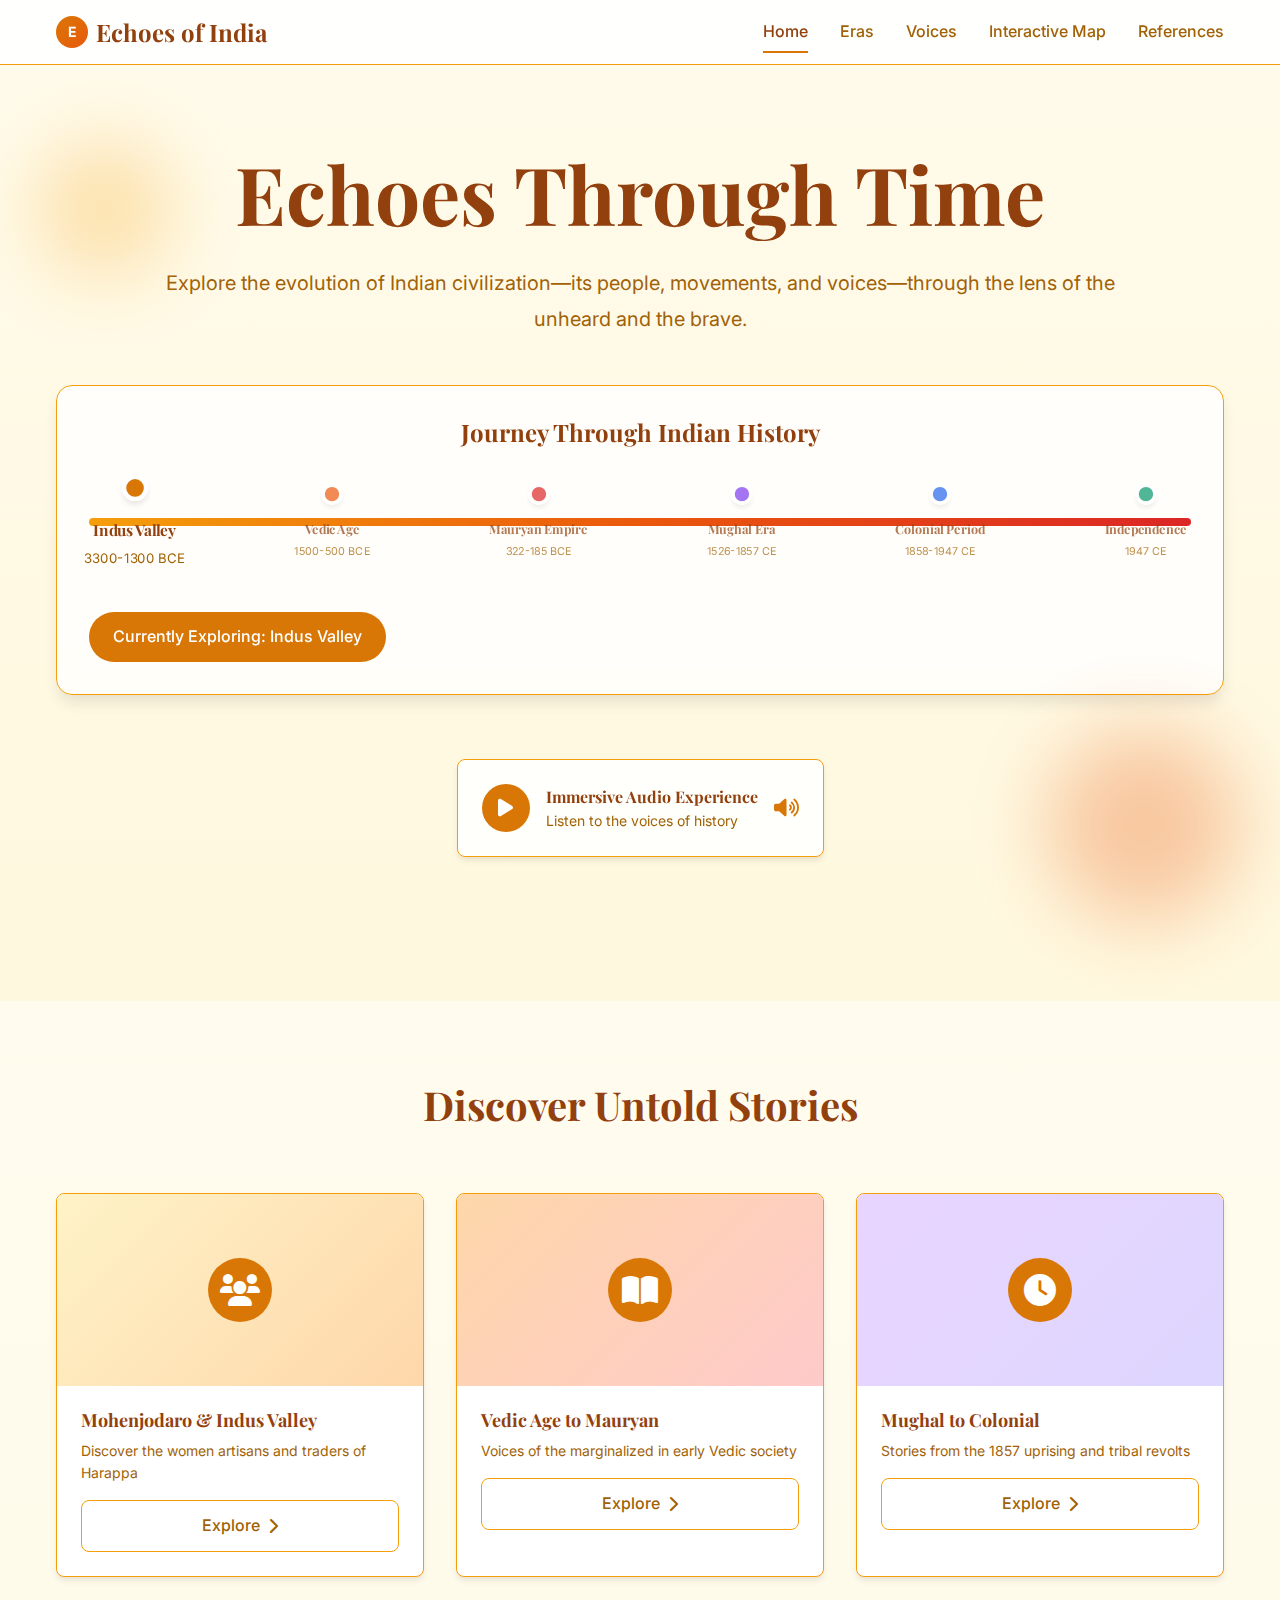
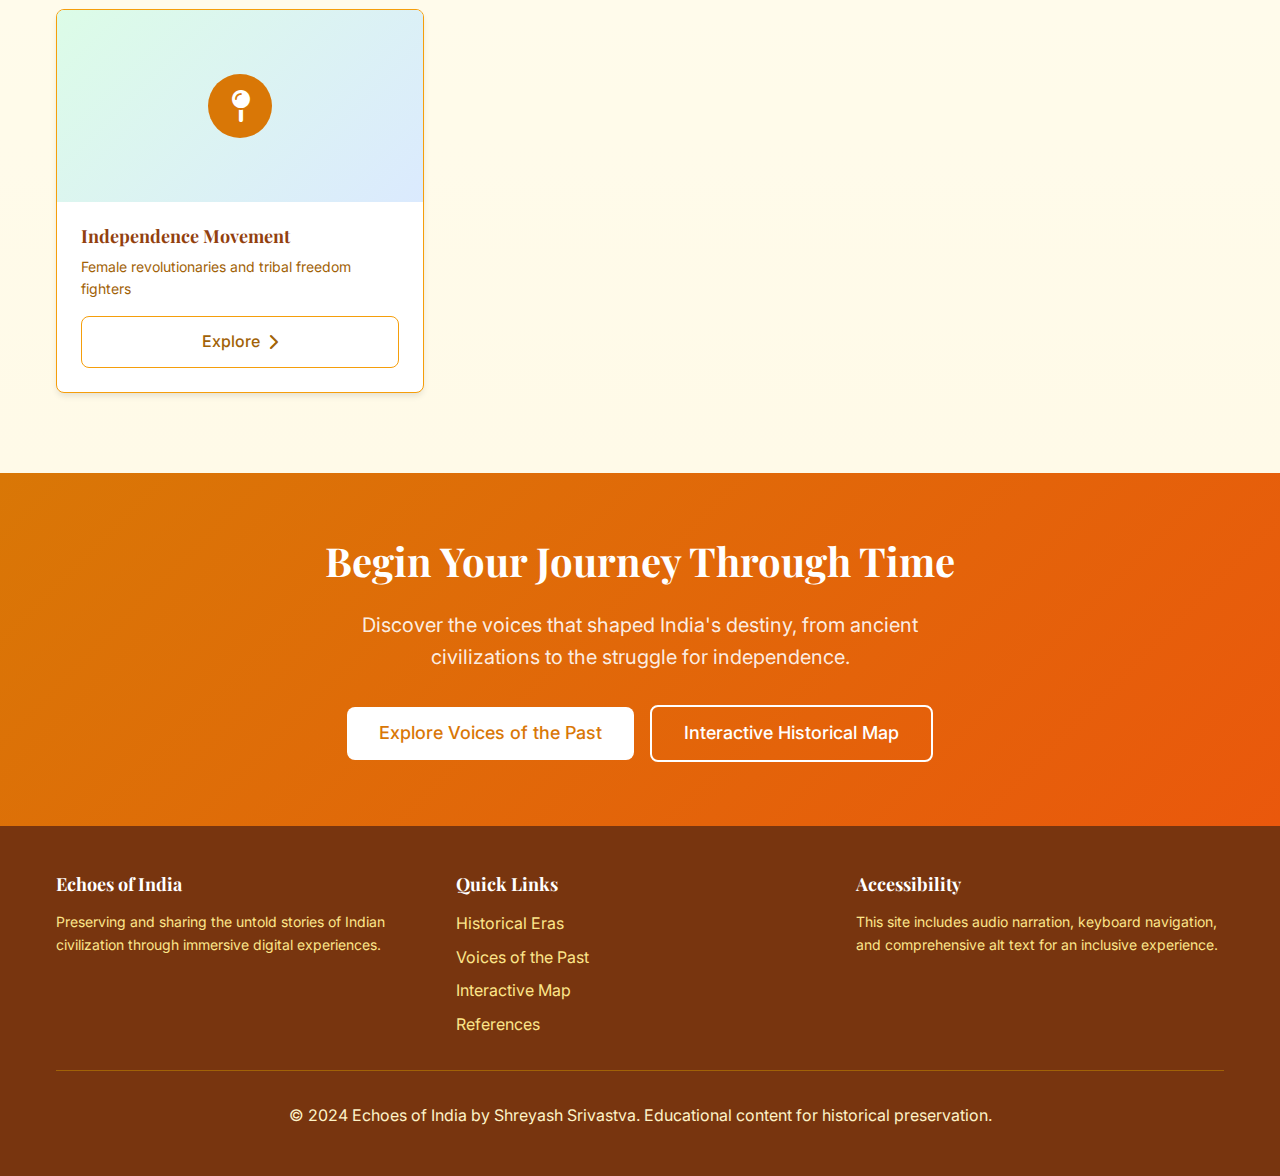
<file: index.html>
<!DOCTYPE html>
<html lang="en">
<head>
    <meta charset="UTF-8">
    <meta name="viewport" content="width=device-width, initial-scale=1.0">
    <title>Echoes of India - Voices Through Time</title>
    <link rel="stylesheet" href="styles.css">
    <link href="https://fonts.googleapis.com/css2?family=Playfair+Display:wght@400;700&family=Inter:wght@300;400;500;600&display=swap" rel="stylesheet">
    <link rel="stylesheet" href="https://cdnjs.cloudflare.com/ajax/libs/font-awesome/6.0.0/css/all.min.css">
</head>
<body>
    <!-- Navigation -->
    <nav class="navbar">
        <div class="nav-container">
            <div class="nav-brand">
                <div class="logo">E</div>
                <h1>Echoes of India</h1>
            </div>
            <div class="nav-links desktop-nav">
                <a href="index.html" class="nav-link active">Home</a>
                <a href="eras.html" class="nav-link">Eras</a>
                <a href="voices.html" class="nav-link">Voices</a>
                <a href="map.html" class="nav-link">Interactive Map</a>
                <a href="references.html" class="nav-link">References</a>
            </div>
            <button class="mobile-menu-btn" onclick="toggleMobileMenu()">
                <i class="fas fa-bars"></i>
            </button>
        </div>
        
        <!-- Mobile Menu -->
        <div class="mobile-menu" id="mobileMenu">
            <a href="index.html" class="mobile-nav-link">Home</a>
            <a href="eras.html" class="mobile-nav-link">Eras</a>
            <a href="voices.html" class="mobile-nav-link">Voices</a>
            <a href="map.html" class="mobile-nav-link">Interactive Map</a>
            <a href="references.html" class="mobile-nav-link">References</a>
        </div>
    </nav>

    <!-- Hero Section -->
    <section class="hero">
        <div class="container">
            <div class="hero-content">
                <h2 class="hero-title">Echoes Through Time</h2>
                <p class="hero-subtitle">
                    Explore the evolution of Indian civilization—its people, movements, and voices—through the lens of the
                    unheard and the brave.
                </p>
            </div>

            <!-- Interactive Timeline -->
            <div class="timeline-container">
                <div class="timeline-card">
                    <h3 class="timeline-title">Journey Through Indian History</h3>
                    
                    <div class="timeline-track">
                        <div class="timeline-line"></div>
                        <div class="timeline-markers" id="timelineMarkers">
                            <!-- Timeline markers will be generated by JavaScript -->
                        </div>
                    </div>

                    <div class="current-era" id="currentEra">
                        Currently Exploring: Indus Valley
                    </div>
                </div>
            </div>

            <!-- Audio Narration -->
            <div class="audio-section">
                <div class="audio-card">
                    <button class="audio-btn" onclick="toggleAudio()" id="audioBtn">
                        <i class="fas fa-play"></i>
                    </button>
                    <div class="audio-info">
                        <div class="audio-title">Immersive Audio Experience</div>
                        <div class="audio-subtitle">Listen to the voices of history</div>
                    </div>
                    <i class="fas fa-volume-up audio-icon"></i>
                </div>
            </div>
        </div>

        <!-- Decorative Elements -->
        <div class="hero-decoration hero-decoration-1"></div>
        <div class="hero-decoration hero-decoration-2"></div>
    </section>

    <!-- Featured Sections -->
    <section class="featured-sections">
        <div class="container">
            <h3 class="section-title">Discover Untold Stories</h3>
            
            <div class="cards-grid">
                <div class="feature-card">
                    <div class="card-image indus-bg">
                        <div class="card-icon">
                            <i class="fas fa-users"></i>
                        </div>
                    </div>
                    <div class="card-content">
                        <h4 class="card-title">Mohenjodaro & Indus Valley</h4>
                        <p class="card-description">Discover the women artisans and traders of Harappa</p>
                        <a href="indus-valley.html" class="card-btn">
                            Explore <i class="fas fa-chevron-right"></i>
                        </a>
                    </div>
                </div>

                <div class="feature-card">
                    <div class="card-image vedic-bg">
                        <div class="card-icon">
                            <i class="fas fa-book-open"></i>
                        </div>
                    </div>
                    <div class="card-content">
                        <h4 class="card-title">Vedic Age to Mauryan</h4>
                        <p class="card-description">Voices of the marginalized in early Vedic society</p>
                        <a href="vedic-mauryan.html" class="card-btn">
                            Explore <i class="fas fa-chevron-right"></i>
                        </a>
                    </div>
                </div>

                <div class="feature-card">
                    <div class="card-image mughal-bg">
                        <div class="card-icon">
                            <i class="fas fa-clock"></i>
                        </div>
                    </div>
                    <div class="card-content">
                        <h4 class="card-title">Mughal to Colonial</h4>
                        <p class="card-description">Stories from the 1857 uprising and tribal revolts</p>
                        <a href="mughal-colonial.html" class="card-btn">
                            Explore <i class="fas fa-chevron-right"></i>
                        </a>
                    </div>
                </div>

                <div class="feature-card">
                    <div class="card-image independence-bg">
                        <div class="card-icon">
                            <i class="fas fa-map-pin"></i>
                        </div>
                    </div>
                    <div class="card-content">
                        <h4 class="card-title">Independence Movement</h4>
                        <p class="card-description">Female revolutionaries and tribal freedom fighters</p>
                        <a href="independence.html" class="card-btn">
                            Explore <i class="fas fa-chevron-right"></i>
                        </a>
                    </div>
                </div>
            </div>
        </div>
    </section>

    <!-- Call to Action -->
    <section class="cta-section">
        <div class="container">
            <h3 class="cta-title">Begin Your Journey Through Time</h3>
            <p class="cta-subtitle">
                Discover the voices that shaped India's destiny, from ancient civilizations to the struggle for
                independence.
            </p>
            <div class="cta-buttons">
                <a href="voices.html" class="btn btn-primary">
                    Explore Voices of the Past
                </a>
                <a href="map.html" class="btn btn-secondary">
                    Interactive Historical Map
                </a>
            </div>
        </div>
    </section>

    <!-- Footer -->
    <footer class="footer">
        <div class="container">
            <div class="footer-content">
                <div class="footer-section">
                    <h4 class="footer-title">Echoes of India</h4>
                    <p class="footer-text">
                        Preserving and sharing the untold stories of Indian civilization through immersive digital experiences.
                    </p>
                </div>
                <div class="footer-section">
                    <h4 class="footer-title">Quick Links</h4>
                    <div class="footer-links">
                        <a href="eras.html" class="footer-link">Historical Eras</a>
                        <a href="voices.html" class="footer-link">Voices of the Past</a>
                        <a href="map.html" class="footer-link">Interactive Map</a>
                        <a href="references.html" class="footer-link">References</a>
                    </div>
                </div>
                <div class="footer-section">
                    <h4 class="footer-title">Accessibility</h4>
                    <p class="footer-text">
                        This site includes audio narration, keyboard navigation, and comprehensive alt text for an inclusive
                        experience.
                    </p>
                </div>
            </div>
            <div class="footer-bottom">
                <p>&copy; 2024 Echoes of India by Shreyash Srivastva. Educational content for historical preservation.</p>
            </div>
        </div>
    </footer>

    <script src="script.js"></script>
</body>
</html>
</file>
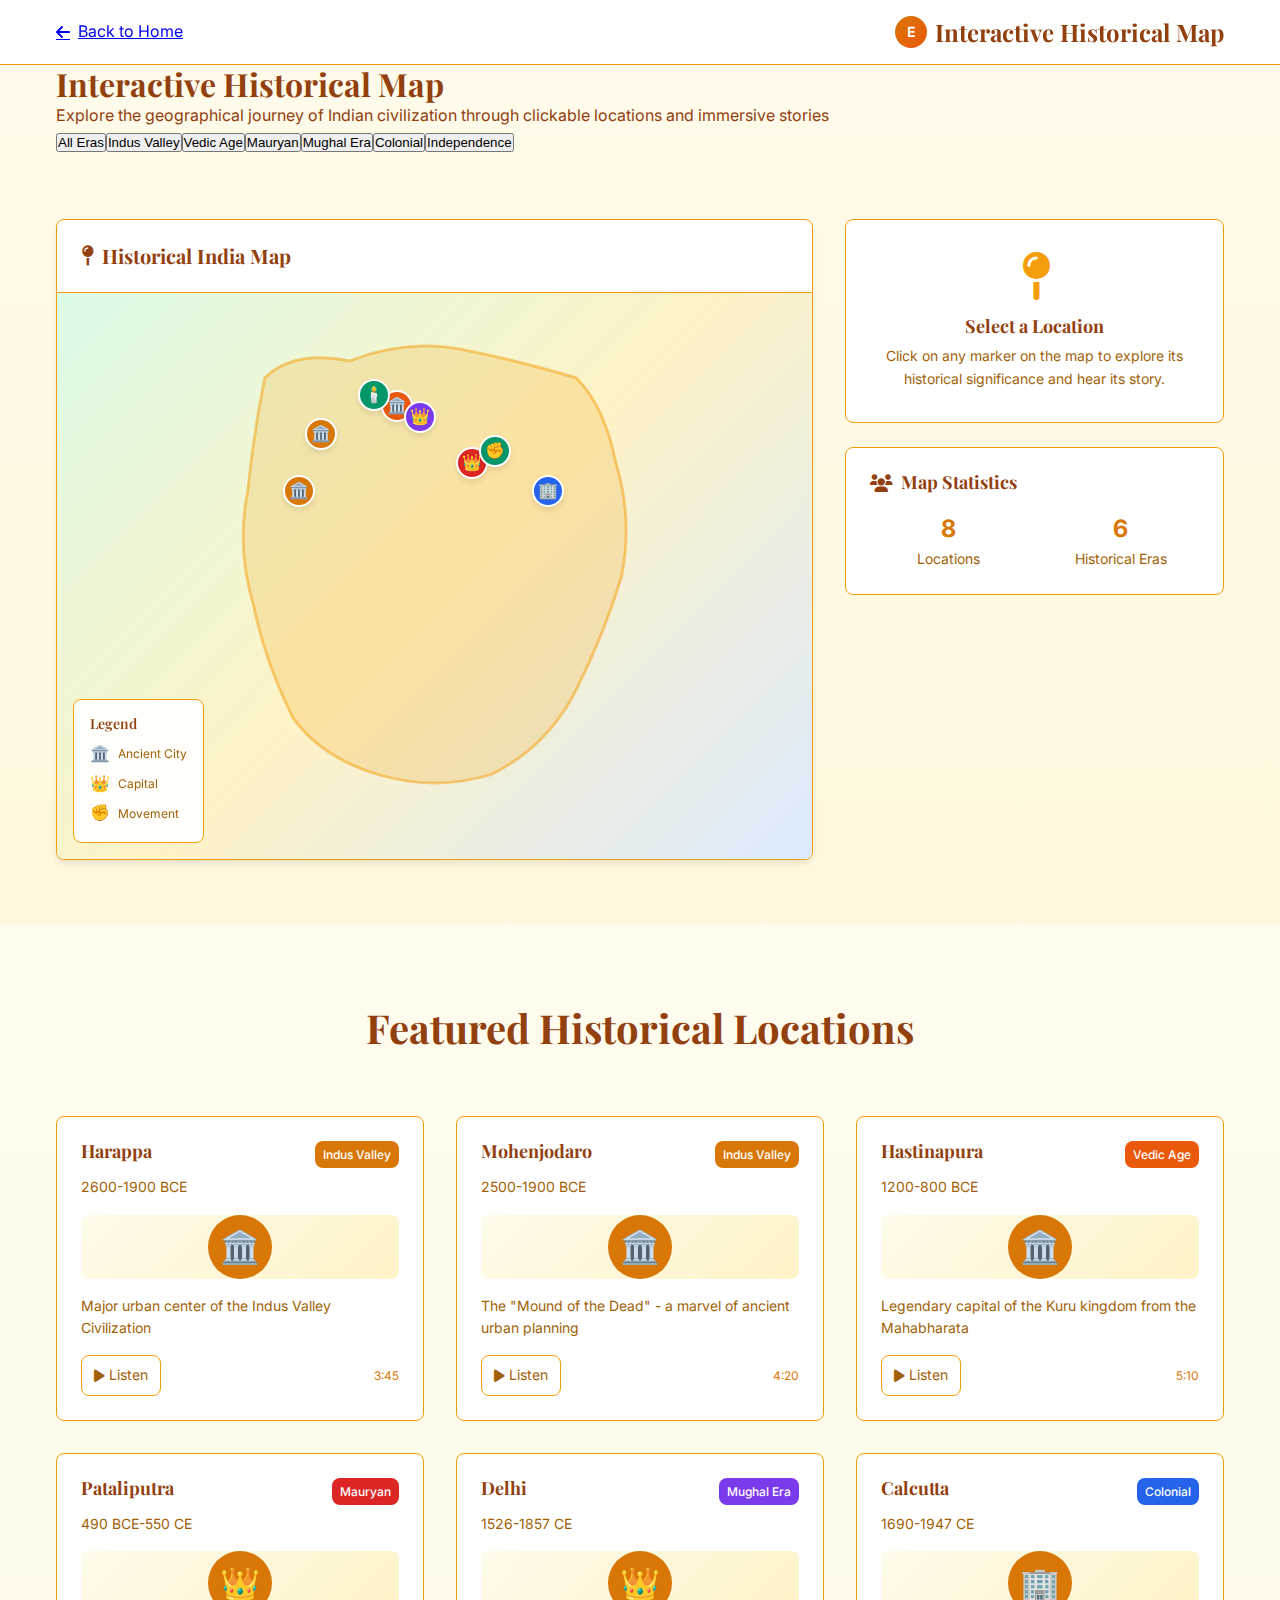
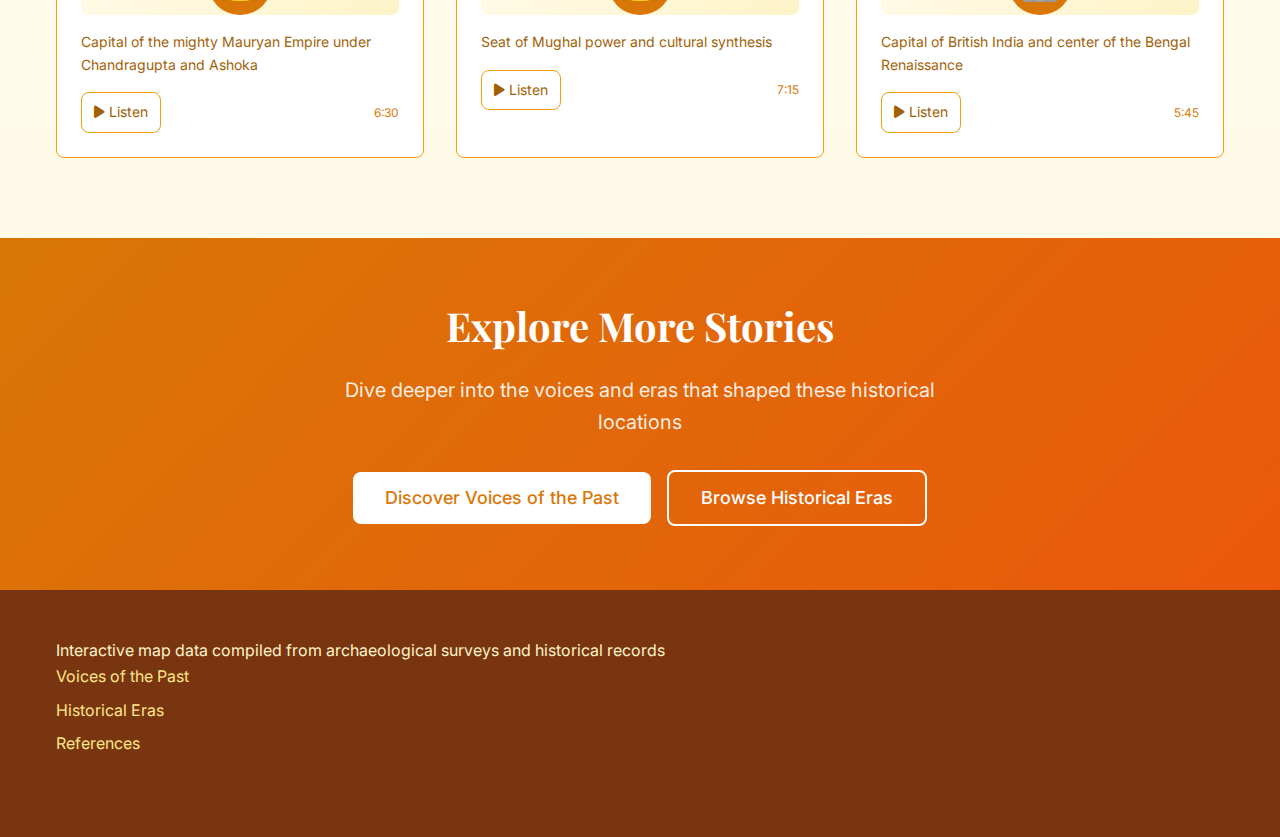
<file: map.html>
<!DOCTYPE html>
<html lang="en">
<head>
    <meta charset="UTF-8">
    <meta name="viewport" content="width=device-width, initial-scale=1.0">
    <title>Interactive Historical Map - Echoes of India</title>
    <link rel="stylesheet" href="styles.css">
    <link rel="stylesheet" href="map.css">
    <link href="https://fonts.googleapis.com/css2?family=Playfair+Display:wght@400;700&family=Inter:wght@300;400;500;600&display=swap" rel="stylesheet">
    <link rel="stylesheet" href="https://cdnjs.cloudflare.com/ajax/libs/font-awesome/6.0.0/css/all.min.css">
</head>
<body>
    <!-- Navigation -->
    <nav class="navbar">
        <div class="nav-container">
            <a href="index.html" class="nav-brand">
                <i class="fas fa-arrow-left"></i>
                <span>Back to Home</span>
            </a>
            <div class="nav-brand">
                <div class="logo">E</div>
                <h1>Interactive Historical Map</h1>
            </div>
            <button class="mobile-menu-btn" onclick="toggleMobileMenu()">
                <i class="fas fa-bars"></i>
            </button>
        </div>
        
        <!-- Mobile Menu -->
        <div class="mobile-menu" id="mobileMenu">
            <a href="index.html" class="mobile-nav-link">Home</a>
            <a href="eras.html" class="mobile-nav-link">Eras</a>
            <a href="voices.html" class="mobile-nav-link">Voices</a>
            <a href="map.html" class="mobile-nav-link">Interactive Map</a>
            <a href="references.html" class="mobile-nav-link">References</a>
        </div>
    </nav>

    <!-- Header -->
    <section class="page-header">
        <div class="container">
            <h1 class="page-title">Interactive Historical Map</h1>
            <p class="page-subtitle">
                Explore the geographical journey of Indian civilization through clickable locations and immersive stories
            </p>
        </div>
    </section>

    <!-- Era Filter -->
    <section class="filters-section">
        <div class="container">
            <div class="era-filters">
                <div class="filter-buttons" id="eraFilters">
                    <!-- Filter buttons will be generated by JavaScript -->
                </div>
            </div>
        </div>
    </section>

    <!-- Map and Details -->
    <section class="map-section">
        <div class="container">
            <div class="map-container">
                <!-- Interactive Map -->
                <div class="map-card">
                    <div class="map-header">
                        <h3 class="map-title">
                            <i class="fas fa-map-pin"></i>
                            Historical India Map
                        </h3>
                    </div>
                    <div class="map-content">
                        <div class="india-map" id="indiaMap">
                            <!-- Map SVG and markers will be generated by JavaScript -->
                        </div>
                        
                        <!-- Legend -->
                        <div class="map-legend">
                            <h4>Legend</h4>
                            <div class="legend-items">
                                <div class="legend-item">
                                    <span class="legend-icon">🏛️</span>
                                    <span>Ancient City</span>
                                </div>
                                <div class="legend-item">
                                    <span class="legend-icon">👑</span>
                                    <span>Capital</span>
                                </div>
                                <div class="legend-item">
                                    <span class="legend-icon">✊</span>
                                    <span>Movement</span>
                                </div>
                            </div>
                        </div>
                    </div>
                </div>

                <!-- Location Details -->
                <div class="details-panel">
                    <div class="location-details" id="locationDetails">
                        <div class="no-selection">
                            <i class="fas fa-map-pin map-icon"></i>
                            <h3>Select a Location</h3>
                            <p>Click on any marker on the map to explore its historical significance and hear its story.</p>
                        </div>
                    </div>
                    
                    <!-- Quick Stats -->
                    <div class="stats-card">
                        <h4 class="stats-title">
                            <i class="fas fa-users"></i>
                            Map Statistics
                        </h4>
                        <div class="stats-grid">
                            <div class="stat-item">
                                <div class="stat-number" id="locationCount">8</div>
                                <div class="stat-label">Locations</div>
                            </div>
                            <div class="stat-item">
                                <div class="stat-number">6</div>
                                <div class="stat-label">Historical Eras</div>
                            </div>
                        </div>
                    </div>
                </div>
            </div>
        </div>
    </section>

    <!-- Featured Locations -->
    <section class="featured-locations">
        <div class="container">
            <h2 class="section-title">Featured Historical Locations</h2>
            <div class="locations-grid" id="locationsGrid">
                <!-- Location cards will be generated by JavaScript -->
            </div>
        </div>
    </section>

    <!-- Call to Action -->
    <section class="cta-section">
        <div class="container">
            <h3 class="cta-title">Explore More Stories</h3>
            <p class="cta-subtitle">
                Dive deeper into the voices and eras that shaped these historical locations
            </p>
            <div class="cta-buttons">
                <a href="voices.html" class="btn btn-primary">
                    Discover Voices of the Past
                </a>
                <a href="eras.html" class="btn btn-secondary">
                    Browse Historical Eras
                </a>
            </div>
        </div>
    </section>

    <!-- Footer -->
    <footer class="footer">
        <div class="container">
            <div class="footer-content">
                <div class="footer-section">
                    <p>Interactive map data compiled from archaeological surveys and historical records</p>
                    <div class="footer-links">
                        <a href="voices.html" class="footer-link">Voices of the Past</a>
                        <a href="eras.html" class="footer-link">Historical Eras</a>
                        <a href="references.html" class="footer-link">References</a>
                    </div>
                </div>
            </div>
        </div>
    </footer>

    <script src="script.js"></script>
    <script src="map.js"></script>
</body>
</html>
</file>
<file: map.css>
/* Map Page Specific Styles */
.map-section {
    padding: 4rem 0;
}

.map-container {
    display: grid;
    grid-template-columns: 2fr 1fr;
    gap: 2rem;
    align-items: start;
}

.map-card {
    background: white;
    border-radius: var(--border-radius);
    overflow: hidden;
    box-shadow: var(--shadow);
    border: 1px solid var(--accent-color);
}

.map-header {
    padding: 1.5rem;
    border-bottom: 1px solid var(--accent-color);
}

.map-title {
    color: var(--text-primary);
    font-size: 1.25rem;
    display: flex;
    align-items: center;
    gap: 0.5rem;
    margin: 0;
}

.map-content {
    position: relative;
    padding: 0;
}

.india-map {
    aspect-ratio: 4/3;
    background: linear-gradient(135deg, #dcfce7, #fef3c7, #dbeafe);
    position: relative;
    overflow: hidden;
}

.map-svg {
    position: absolute;
    inset: 0;
    width: 100%;
    height: 100%;
}

.location-marker {
    position: absolute;
    transform: translate(-50%, -50%);
    cursor: pointer;
    transition: var(--transition);
    z-index: 10;
}

.location-marker:hover {
    transform: translate(-50%, -50%) scale(1.1);
}

.location-marker.active {
    transform: translate(-50%, -50%) scale(1.25);
    z-index: 20;
}

.marker-dot {
    width: 2rem;
    height: 2rem;
    border-radius: 50%;
    border: 2px solid white;
    box-shadow: var(--shadow);
    display: flex;
    align-items: center;
    justify-content: center;
    font-size: 1rem;
    transition: var(--transition);
}

.marker-tooltip {
    position: absolute;
    top: 100%;
    left: 50%;
    transform: translateX(-50%);
    margin-top: 0.25rem;
    background: white;
    padding: 0.5rem 0.75rem;
    border-radius: var(--border-radius);
    box-shadow: var(--shadow);
    font-size: 0.75rem;
    font-weight: 500;
    color: var(--text-primary);
    white-space: nowrap;
    opacity: 0;
    pointer-events: none;
    transition: var(--transition);
}

.location-marker:hover .marker-tooltip {
    opacity: 1;
}

.map-legend {
    position: absolute;
    bottom: 1rem;
    left: 1rem;
    background: rgba(255, 255, 255, 0.9);
    backdrop-filter: blur(10px);
    border-radius: var(--border-radius);
    padding: 1rem;
    border: 1px solid var(--accent-color);
}

.map-legend h4 {
    font-size: 0.875rem;
    font-weight: 600;
    color: var(--text-primary);
    margin-bottom: 0.5rem;
}

.legend-items {
    display: flex;
    flex-direction: column;
    gap: 0.25rem;
}

.legend-item {
    display: flex;
    align-items: center;
    gap: 0.5rem;
    font-size: 0.75rem;
    color: var(--text-secondary);
}

.legend-icon {
    font-size: 1rem;
}

.details-panel {
    display: flex;
    flex-direction: column;
    gap: 1.5rem;
}

.location-details {
    background: white;
    border-radius: var(--border-radius);
    border: 1px solid var(--accent-color);
    overflow: hidden;
}

.no-selection {
    padding: 2rem;
    text-align: center;
}

.map-icon {
    font-size: 3rem;
    color: var(--accent-color);
    margin-bottom: 1rem;
}

.no-selection h3 {
    font-size: 1.125rem;
    color: var(--text-primary);
    margin-bottom: 0.5rem;
}

.no-selection p {
    color: var(--text-secondary);
    font-size: 0.875rem;
}

.location-info {
    padding: 1.5rem;
}

.location-header {
    display: flex;
    justify-content: space-between;
    align-items: flex-start;
    margin-bottom: 1rem;
}

.location-name {
    font-size: 1.25rem;
    color: var(--text-primary);
    margin: 0;
}

.period-badge {
    padding: 0.25rem 0.75rem;
    border-radius: 9999px;
    color: white;
    font-size: 0.75rem;
    font-weight: 500;
}

.location-story {
    color: var(--text-primary);
    font-weight: 500;
    margin-bottom: 1rem;
}

.info-section {
    padding: 1rem;
    border-radius: var(--border-radius);
    margin-bottom: 1rem;
}

.info-section h4 {
    font-size: 0.875rem;
    font-weight: 600;
    margin-bottom: 0.5rem;
    display: flex;
    align-items: center;
    gap: 0.5rem;
}

.info-section p {
    font-size: 0.875rem;
    line-height: 1.6;
}

.historical-details {
    background: var(--bg-primary);
    border: 1px solid var(--accent-color);
}

.historical-details h4 {
    color: var(--text-primary);
}

.historical-details p {
    color: var(--text-secondary);
}

.significance-details {
    background: #fed7aa;
    border: 1px solid #fdba74;
}

.significance-details h4 {
    color: #ea580c;
}

.significance-details p {
    color: #c2410c;
}

.location-actions {
    display: flex;
    justify-content: space-between;
    align-items: center;
    padding: 1rem 1.5rem;
    border-top: 1px solid var(--accent-color);
}

.listen-btn {
    display: flex;
    align-items: center;
    gap: 0.5rem;
    padding: 0.5rem 1rem;
    background: var(--primary-color);
    color: white;
    border: none;
    border-radius: var(--border-radius);
    cursor: pointer;
    transition: var(--transition);
    font-weight: 500;
}

.listen-btn:hover {
    background: var(--secondary-color);
}

.audio-duration {
    color: var(--primary-color);
    font-size: 0.75rem;
}

.stats-card {
    background: white;
    border-radius: var(--border-radius);
    border: 1px solid var(--accent-color);
    padding: 1.5rem;
}

.stats-title {
    color: var(--text-primary);
    font-size: 1.125rem;
    display: flex;
    align-items: center;
    gap: 0.5rem;
    margin-bottom: 1rem;
}

.stats-grid {
    display: grid;
    grid-template-columns: 1fr 1fr;
    gap: 1rem;
    text-align: center;
}

.stat-number {
    font-size: 1.5rem;
    font-weight: bold;
    color: var(--primary-color);
}

.stat-label {
    font-size: 0.875rem;
    color: var(--text-secondary);
}

.featured-locations {
    padding: 5rem 0;
    background: rgba(255, 255, 255, 0.5);
}

.locations-grid {
    display: grid;
    grid-template-columns: repeat(auto-fit, minmax(300px, 1fr));
    gap: 2rem;
}

.location-card {
    background: white;
    border-radius: var(--border-radius);
    border: 1px solid var(--accent-color);
    transition: var(--transition);
    cursor: pointer;
}

.location-card:hover {
    transform: translateY(-4px);
    box-shadow: var(--shadow-lg);
}

.location-card-header {
    padding: 1.5rem 1.5rem 0;
}

.card-header-row {
    display: flex;
    justify-content: space-between;
    align-items: flex-start;
    margin-bottom: 0.5rem;
}

.card-location-name {
    font-size: 1.125rem;
    color: var(--text-primary);
    margin: 0;
}

.card-era-badge {
    padding: 0.25rem 0.5rem;
    border-radius: var(--border-radius);
    color: white;
    font-size: 0.75rem;
    font-weight: 500;
}

.card-period {
    font-size: 0.875rem;
    color: var(--text-secondary);
}

.location-card-content {
    padding: 1.5rem;
    padding-top: 1rem;
}

.card-icon-container {
    display: flex;
    align-items: center;
    justify-content: center;
    height: 4rem;
    background: linear-gradient(135deg, var(--bg-primary), var(--bg-secondary));
    border-radius: var(--border-radius);
    margin-bottom: 1rem;
}

.card-icon {
    font-size: 2rem;
}

.card-story {
    color: var(--text-secondary);
    font-size: 0.875rem;
    line-height: 1.6;
    margin-bottom: 1rem;
}

.card-actions {
    display: flex;
    justify-content: space-between;
    align-items: center;
}

.card-listen-btn {
    display: flex;
    align-items: center;
    gap: 0.25rem;
    padding: 0.5rem 0.75rem;
    border: 1px solid var(--accent-color);
    color: var(--text-secondary);
    background: white;
    border-radius: var(--border-radius);
    text-decoration: none;
    font-size: 0.875rem;
    transition: var(--transition);
}

.card-listen-btn:hover {
    background: var(--bg-primary);
    color: var(--text-primary);
}

.card-duration {
    font-size: 0.75rem;
    color: var(--primary-color);
}

/* Era Colors */
.era-indus { background-color: #d97706; }
.era-vedic { background-color: #ea580c; }
.era-mauryan { background-color: #dc2626; }
.era-mughal { background-color: #7c3aed; }
.era-colonial { background-color: #2563eb; }
.era-independence { background-color: #059669; }

/* Responsive Design */
@media (max-width: 1024px) {
    .map-container {
        grid-template-columns: 1fr;
        gap: 2rem;
    }
    
    .details-panel {
        order: -1;
    }
}

@media (max-width: 768px) {
    .map-legend {
        position: static;
        margin-top: 1rem;
        margin-left: 1rem;
        margin-right: 1rem;
    }
    
    .location-header {
        flex-direction: column;
        gap: 0.5rem;
        align-items: flex-start;
    }
    
    .location-actions {
        flex-direction: column;
        gap: 0.5rem;
        align-items: stretch;
    }
    
    .listen-btn {
        justify-content: center;
    }
    
    .stats-grid {
        grid-template-columns: 1fr;
        gap: 0.5rem;
    }
    
    .locations-grid {
        grid-template-columns: 1fr;
    }
    
    .card-actions {
        flex-direction: column;
        gap: 0.5rem;
        align-items: stretch;
    }
    
    .card-listen-btn {
        justify-content: center;
    }
}
</file>
<file: styles.css>
/* Reset and Base Styles */
* {
    margin: 0;
    padding: 0;
    box-sizing: border-box;
}

:root {
    --primary-color: #d97706;
    --secondary-color: #ea580c;
    --accent-color: #f59e0b;
    --text-primary: #92400e;
    --text-secondary: #a16207;
    --bg-primary: #fffbeb;
    --bg-secondary: #fef3c7;
    --white: #ffffff;
    --shadow: 0 4px 6px -1px rgba(0, 0, 0, 0.1);
    --shadow-lg: 0 10px 15px -3px rgba(0, 0, 0, 0.1);
    --border-radius: 0.5rem;
    --border-radius-lg: 1rem;
    --transition: all 0.3s ease;
}

body {
    font-family: 'Inter', sans-serif;
    line-height: 1.6;
    color: var(--text-primary);
    background: linear-gradient(to bottom, var(--bg-primary), var(--bg-secondary));
    min-height: 100vh;
}

.container {
    max-width: 1200px;
    margin: 0 auto;
    padding: 0 1rem;
}

/* Typography */
h1, h2, h3, h4, h5, h6 {
    font-family: 'Playfair Display', serif;
    font-weight: 700;
    line-height: 1.2;
}

.section-title {
    font-size: 2.5rem;
    text-align: center;
    margin-bottom: 4rem;
    color: var(--text-primary);
}

/* Navigation */
.navbar {
    background: rgba(255, 255, 255, 0.9);
    backdrop-filter: blur(10px);
    border-bottom: 1px solid var(--accent-color);
    position: sticky;
    top: 0;
    z-index: 1000;
}

.nav-container {
    display: flex;
    justify-content: space-between;
    align-items: center;
    padding: 1rem;
    max-width: 1200px;
    margin: 0 auto;
}

.nav-brand {
    display: flex;
    align-items: center;
    gap: 0.5rem;
}

.logo {
    width: 2rem;
    height: 2rem;
    background: linear-gradient(135deg, var(--primary-color), var(--secondary-color));
    border-radius: 50%;
    display: flex;
    align-items: center;
    justify-content: center;
    color: white;
    font-weight: bold;
    font-size: 0.875rem;
}

.nav-brand h1 {
    font-size: 1.5rem;
    color: var(--text-primary);
}

.desktop-nav {
    display: flex;
    gap: 2rem;
}

.nav-link {
    color: var(--text-secondary);
    text-decoration: none;
    font-weight: 500;
    transition: var(--transition);
    position: relative;
}

.nav-link:hover,
.nav-link.active {
    color: var(--text-primary);
}

.nav-link.active::after {
    content: '';
    position: absolute;
    bottom: -0.5rem;
    left: 0;
    right: 0;
    height: 2px;
    background: var(--primary-color);
}

.mobile-menu-btn {
    display: none;
    background: none;
    border: none;
    font-size: 1.5rem;
    color: var(--text-primary);
    cursor: pointer;
}

.mobile-menu {
    display: none;
    flex-direction: column;
    background: white;
    border-top: 1px solid var(--accent-color);
    padding: 1rem;
}

.mobile-nav-link {
    color: var(--text-secondary);
    text-decoration: none;
    padding: 0.75rem 0;
    border-bottom: 1px solid var(--bg-secondary);
    transition: var(--transition);
}

.mobile-nav-link:hover {
    color: var(--text-primary);
}

/* Hero Section */
.hero {
    padding: 5rem 0;
    position: relative;
    overflow: hidden;
}

.hero-content {
    text-align: center;
    margin-bottom: 3rem;
}

.hero-title {
    font-size: clamp(3rem, 8vw, 5rem);
    margin-bottom: 1.5rem;
    color: var(--text-primary);
}

.hero-subtitle {
    font-size: 1.25rem;
    color: var(--text-secondary);
    max-width: 60rem;
    margin: 0 auto;
    line-height: 1.8;
}

/* Timeline */
.timeline-container {
    max-width: 75rem;
    margin: 0 auto 4rem;
}

.timeline-card {
    background: rgba(255, 255, 255, 0.8);
    backdrop-filter: blur(10px);
    border-radius: var(--border-radius-lg);
    padding: 2rem;
    box-shadow: var(--shadow-lg);
    border: 1px solid var(--accent-color);
}

.timeline-title {
    font-size: 1.5rem;
    text-align: center;
    margin-bottom: 2rem;
    color: var(--text-primary);
}

.timeline-track {
    position: relative;
    margin-bottom: 3rem;
}

.timeline-line {
    position: absolute;
    top: 50%;
    left: 0;
    right: 0;
    height: 0.5rem;
    background: linear-gradient(to right, var(--accent-color), var(--secondary-color), #dc2626);
    border-radius: 9999px;
    transform: translateY(-50%);
}

.timeline-markers {
    position: relative;
    display: flex;
    justify-content: space-between;
    align-items: center;
}

.timeline-marker {
    display: flex;
    flex-direction: column;
    align-items: center;
    cursor: pointer;
    transition: var(--transition);
    opacity: 0.7;
    transform: scale(0.9);
}

.timeline-marker.active {
    opacity: 1;
    transform: scale(1.1);
}

.timeline-dot {
    width: 1.5rem;
    height: 1.5rem;
    border-radius: 50%;
    border: 4px solid white;
    box-shadow: var(--shadow);
    margin-bottom: 1rem;
    transition: var(--transition);
}

.timeline-marker.active .timeline-dot {
    animation: pulse 2s infinite;
}

.timeline-info {
    text-align: center;
}

.timeline-era {
    font-family: 'Playfair Display', serif;
    font-weight: bold;
    font-size: 0.875rem;
    margin-bottom: 0.25rem;
    color: var(--text-primary);
}

.timeline-period {
    font-size: 0.75rem;
    color: var(--text-secondary);
}

.current-era {
    text-align: center;
    display: inline-block;
    padding: 0.75rem 1.5rem;
    border-radius: 9999px;
    color: white;
    font-weight: 500;
    background: var(--primary-color);
    transition: var(--transition);
}

/* Audio Section */
.audio-section {
    display: flex;
    justify-content: center;
    margin-bottom: 4rem;
}

.audio-card {
    background: rgba(255, 255, 255, 0.9);
    backdrop-filter: blur(10px);
    border: 1px solid var(--accent-color);
    border-radius: var(--border-radius);
    padding: 1.5rem;
    display: flex;
    align-items: center;
    gap: 1rem;
    box-shadow: var(--shadow);
}

.audio-btn {
    width: 3rem;
    height: 3rem;
    border-radius: 50%;
    background: var(--primary-color);
    border: none;
    color: white;
    font-size: 1.25rem;
    cursor: pointer;
    transition: var(--transition);
    display: flex;
    align-items: center;
    justify-content: center;
}

.audio-btn:hover {
    background: var(--secondary-color);
}

.audio-info {
    flex: 1;
}

.audio-title {
    font-family: 'Playfair Display', serif;
    font-weight: bold;
    color: var(--text-primary);
}

.audio-subtitle {
    font-size: 0.875rem;
    color: var(--text-secondary);
}

.audio-icon {
    color: var(--primary-color);
    font-size: 1.25rem;
}

/* Featured Sections */
.featured-sections {
    padding: 5rem 0;
    background: rgba(255, 255, 255, 0.5);
}

.cards-grid {
    display: grid;
    grid-template-columns: repeat(auto-fit, minmax(280px, 1fr));
    gap: 2rem;
}

.feature-card {
    background: white;
    border-radius: var(--border-radius);
    overflow: hidden;
    box-shadow: var(--shadow);
    border: 1px solid var(--accent-color);
    transition: var(--transition);
}

.feature-card:hover {
    transform: translateY(-4px);
    box-shadow: var(--shadow-lg);
}

.card-image {
    height: 12rem;
    display: flex;
    align-items: center;
    justify-content: center;
    position: relative;
}

.indus-bg { background: linear-gradient(135deg, #fef3c7, #fed7aa); }
.vedic-bg { background: linear-gradient(135deg, #fed7aa, #fecaca); }
.mughal-bg { background: linear-gradient(135deg, #e9d5ff, #ddd6fe); }
.independence-bg { background: linear-gradient(135deg, #dcfce7, #dbeafe); }

.card-icon {
    width: 4rem;
    height: 4rem;
    background: var(--primary-color);
    border-radius: 50%;
    display: flex;
    align-items: center;
    justify-content: center;
    color: white;
    font-size: 2rem;
}

.card-content {
    padding: 1.5rem;
}

.card-title {
    font-size: 1.125rem;
    margin-bottom: 0.5rem;
    color: var(--text-primary);
}

.card-description {
    color: var(--text-secondary);
    font-size: 0.875rem;
    margin-bottom: 1rem;
}

.card-btn {
    display: inline-flex;
    align-items: center;
    gap: 0.5rem;
    width: 100%;
    justify-content: center;
    padding: 0.75rem 1rem;
    border: 1px solid var(--accent-color);
    color: var(--text-secondary);
    text-decoration: none;
    border-radius: var(--border-radius);
    transition: var(--transition);
    font-weight: 500;
}

.card-btn:hover {
    background: var(--bg-primary);
    color: var(--text-primary);
}

/* Call to Action */
.cta-section {
    padding: 4rem 0;
    background: linear-gradient(135deg, var(--primary-color), var(--secondary-color));
    text-align: center;
}

.cta-title {
    font-size: 2.5rem;
    color: white;
    margin-bottom: 1.5rem;
}

.cta-subtitle {
    font-size: 1.25rem;
    color: rgba(255, 255, 255, 0.9);
    margin-bottom: 2rem;
    max-width: 40rem;
    margin-left: auto;
    margin-right: auto;
}

.cta-buttons {
    display: flex;
    flex-direction: column;
    gap: 1rem;
    align-items: center;
}

.btn {
    display: inline-block;
    padding: 0.75rem 2rem;
    border-radius: var(--border-radius);
    text-decoration: none;
    font-weight: 500;
    transition: var(--transition);
    font-size: 1.125rem;
}

.btn-primary {
    background: white;
    color: var(--primary-color);
}

.btn-primary:hover {
    background: var(--bg-primary);
}

.btn-secondary {
    background: transparent;
    color: white;
    border: 2px solid white;
}

.btn-secondary:hover {
    background: white;
    color: var(--primary-color);
}

/* Footer */
.footer {
    background: #78350f;
    color: #fef3c7;
    padding: 3rem 0;
}

.footer-content {
    display: grid;
    grid-template-columns: repeat(auto-fit, minmax(250px, 1fr));
    gap: 2rem;
    margin-bottom: 2rem;
}

.footer-title {
    font-size: 1.125rem;
    margin-bottom: 1rem;
    color: white;
}

.footer-text {
    color: #fde68a;
    font-size: 0.875rem;
    line-height: 1.6;
}

.footer-links {
    display: flex;
    flex-direction: column;
    gap: 0.5rem;
}

.footer-link {
    color: #fde68a;
    text-decoration: none;
    transition: var(--transition);
}

.footer-link:hover {
    color: white;
}

.footer-bottom {
    border-top: 1px solid #a16207;
    padding-top: 2rem;
    text-align: center;
}

/* Decorative Elements */
.hero-decoration {
    position: absolute;
    border-radius: 50%;
    filter: blur(40px);
    opacity: 0.3;
    pointer-events: none;
}

.hero-decoration-1 {
    top: 5rem;
    left: 2.5rem;
    width: 8rem;
    height: 8rem;
    background: var(--accent-color);
}

.hero-decoration-2 {
    bottom: 5rem;
    right: 2.5rem;
    width: 12rem;
    height: 12rem;
    background: var(--secondary-color);
}

/* Animations */
@keyframes pulse {
    0%, 100% { transform: scale(1); }
    50% { transform: scale(1.05); }
}

@keyframes fadeInUp {
    from {
        opacity: 0;
        transform: translateY(30px);
    }
    to {
        opacity: 1;
        transform: translateY(0);
    }
}

.fade-in-up {
    animation: fadeInUp 0.6s ease-out;
}

/* Responsive Design */
@media (max-width: 768px) {
    .desktop-nav {
        display: none;
    }
    
    .mobile-menu-btn {
        display: block;
    }
    
    .mobile-menu.active {
        display: flex;
    }
    
    .hero-title {
        font-size: 2.5rem;
    }
    
    .hero-subtitle {
        font-size: 1rem;
    }
    
    .timeline-card {
        padding: 1rem;
    }
    
    .timeline-markers {
        flex-wrap: wrap;
        gap: 1rem;
    }
    
    .timeline-marker {
        flex: 1;
        min-width: 120px;
    }
    
    .cta-buttons {
        flex-direction: column;
        align-items: stretch;
        max-width: 300px;
        margin: 0 auto;
    }
    
    .section-title {
        font-size: 2rem;
    }
    
    .cta-title {
        font-size: 2rem;
    }
}

@media (min-width: 640px) {
    .cta-buttons {
        flex-direction: row;
        justify-content: center;
    }
}

/* Utility Classes */
.text-center { text-align: center; }
.mb-4 { margin-bottom: 1rem; }
.mb-8 { margin-bottom: 2rem; }
.mt-4 { margin-top: 1rem; }
.mt-8 { margin-top: 2rem; }
.hidden { display: none; }
.block { display: block; }
.flex { display: flex; }
.grid { display: grid; }
</file>
